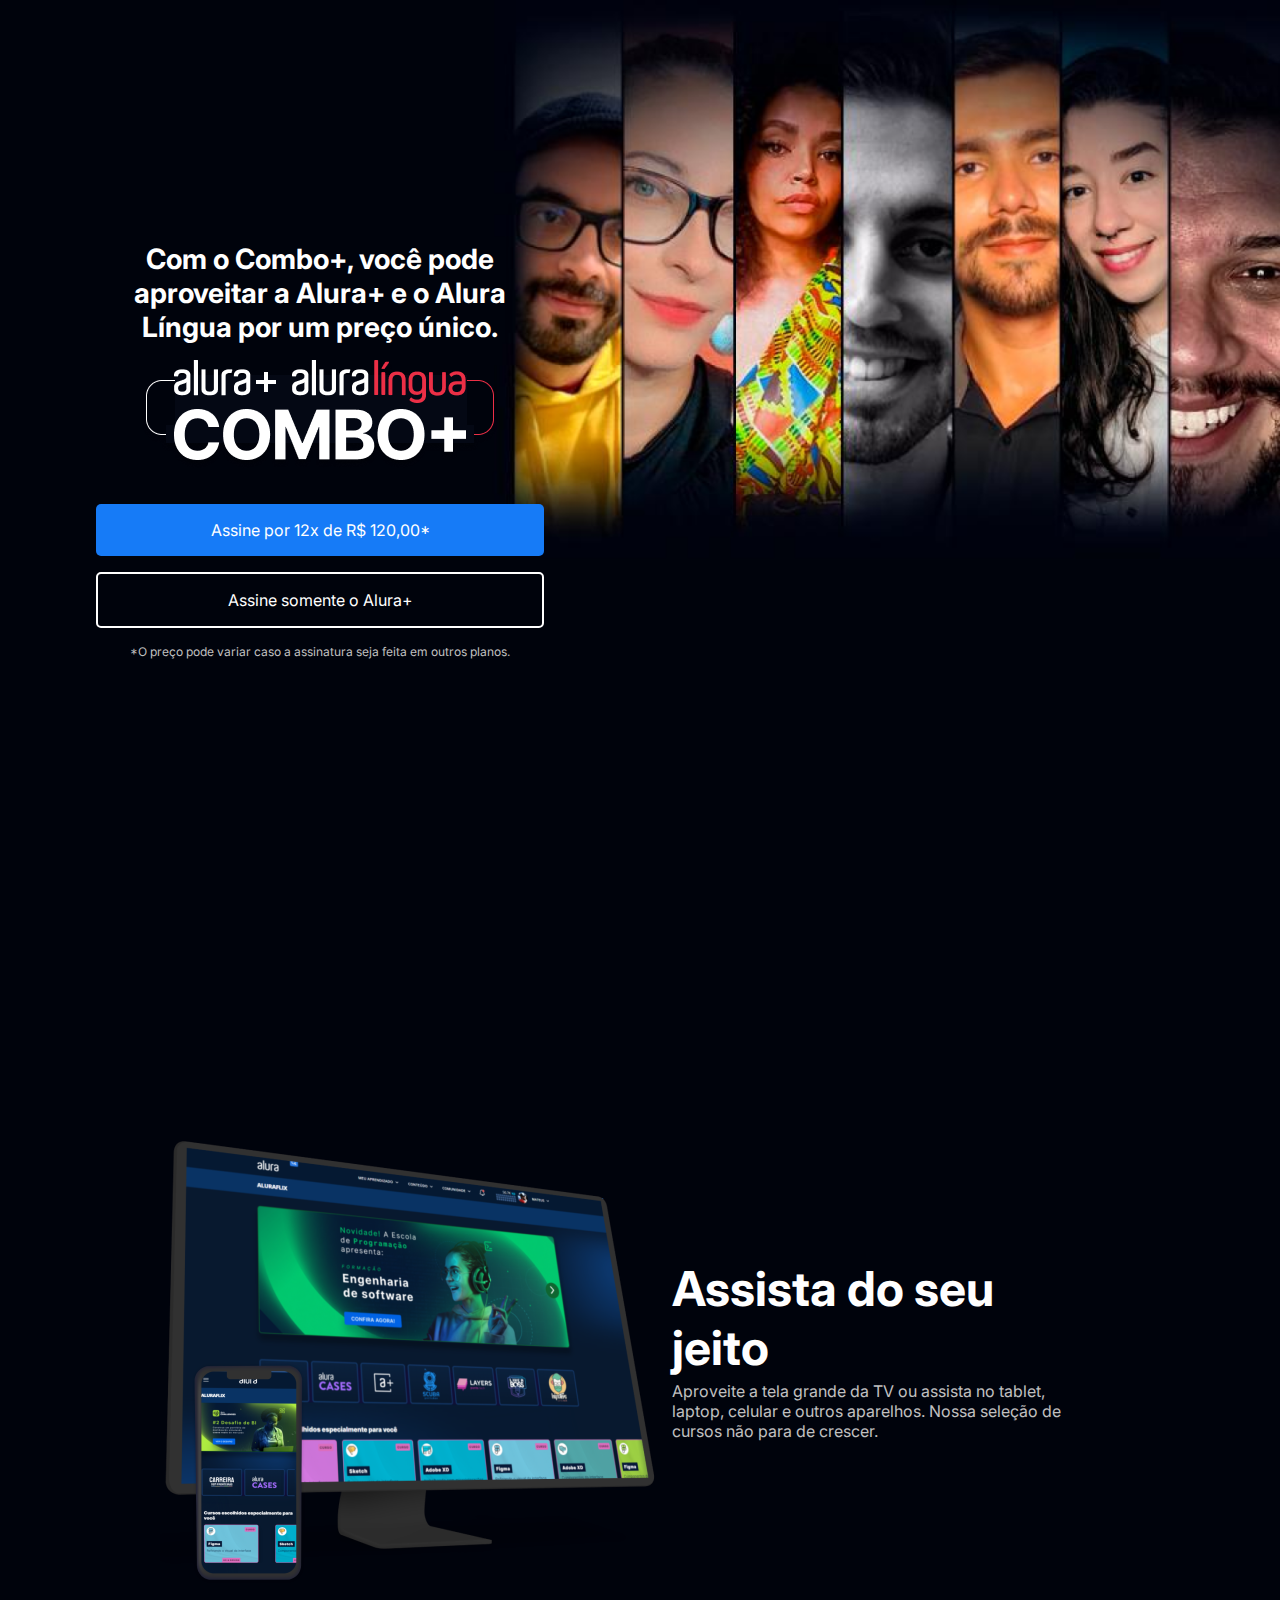
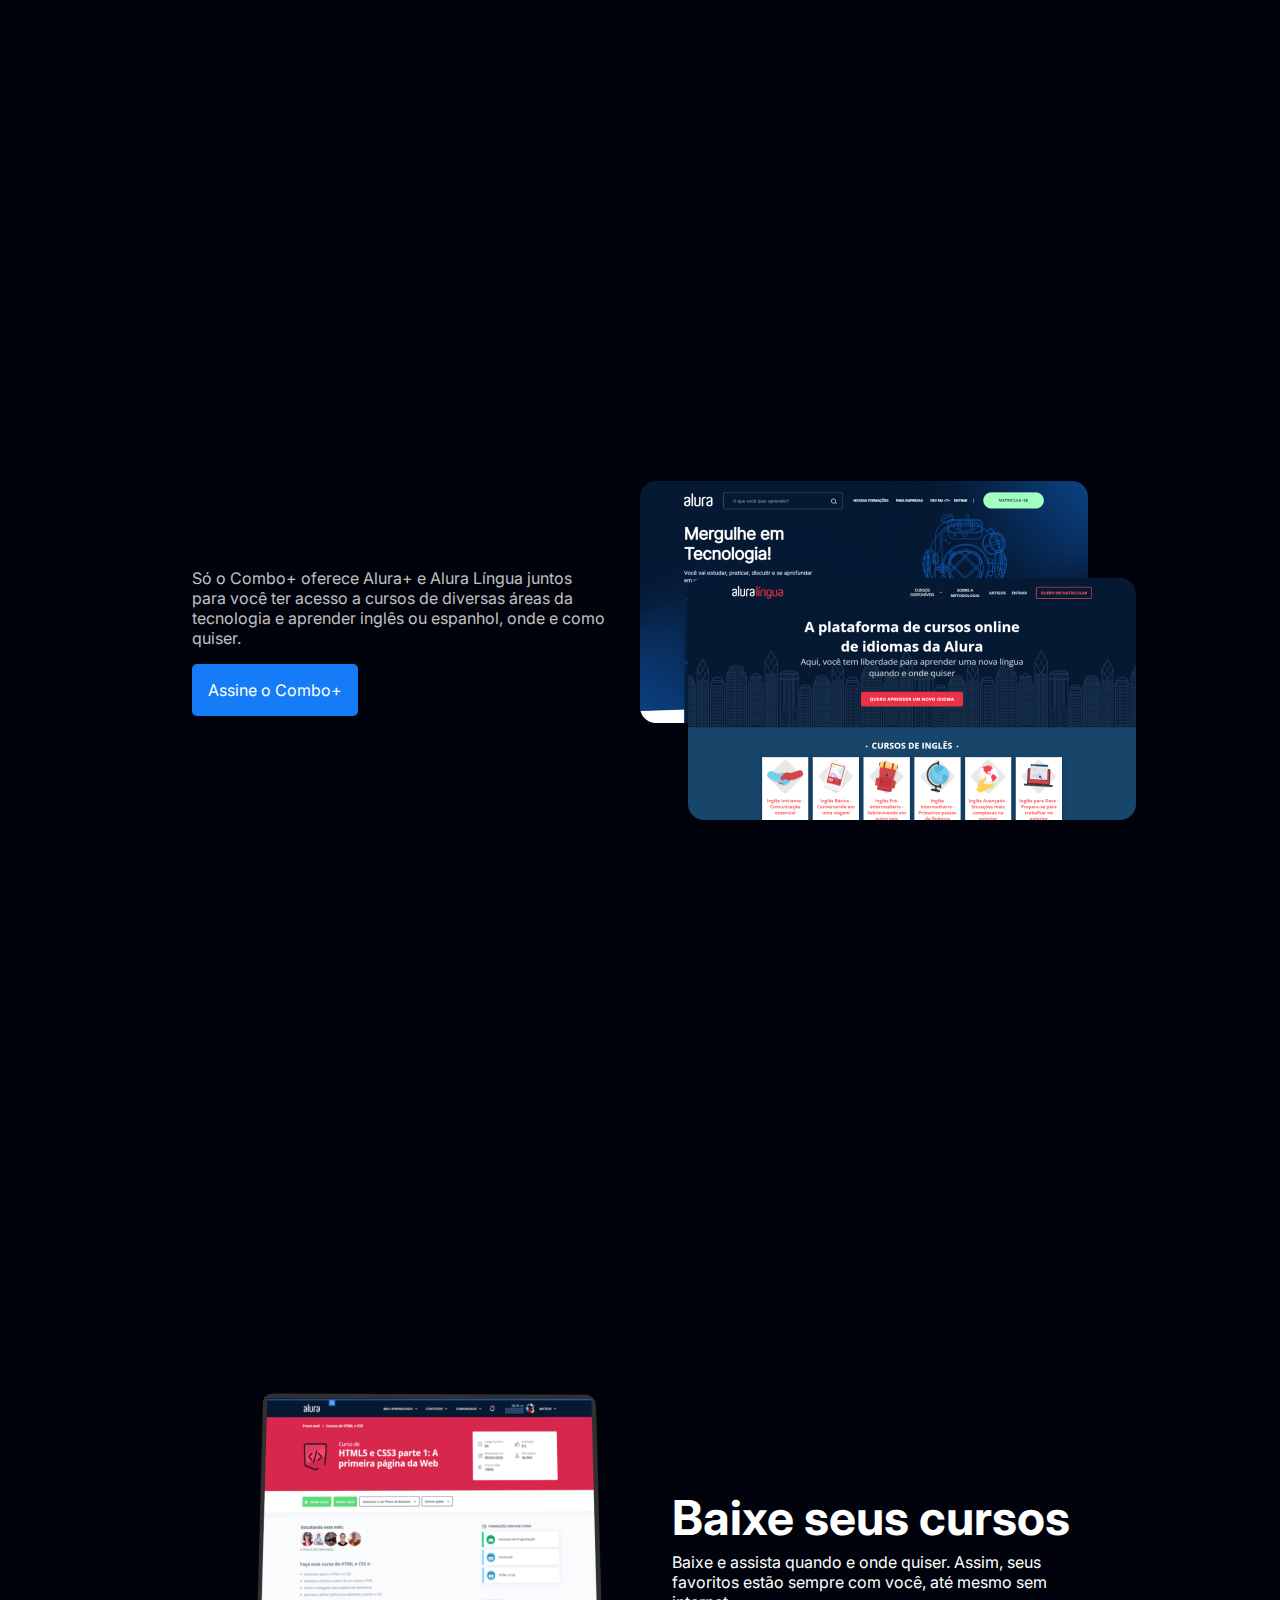
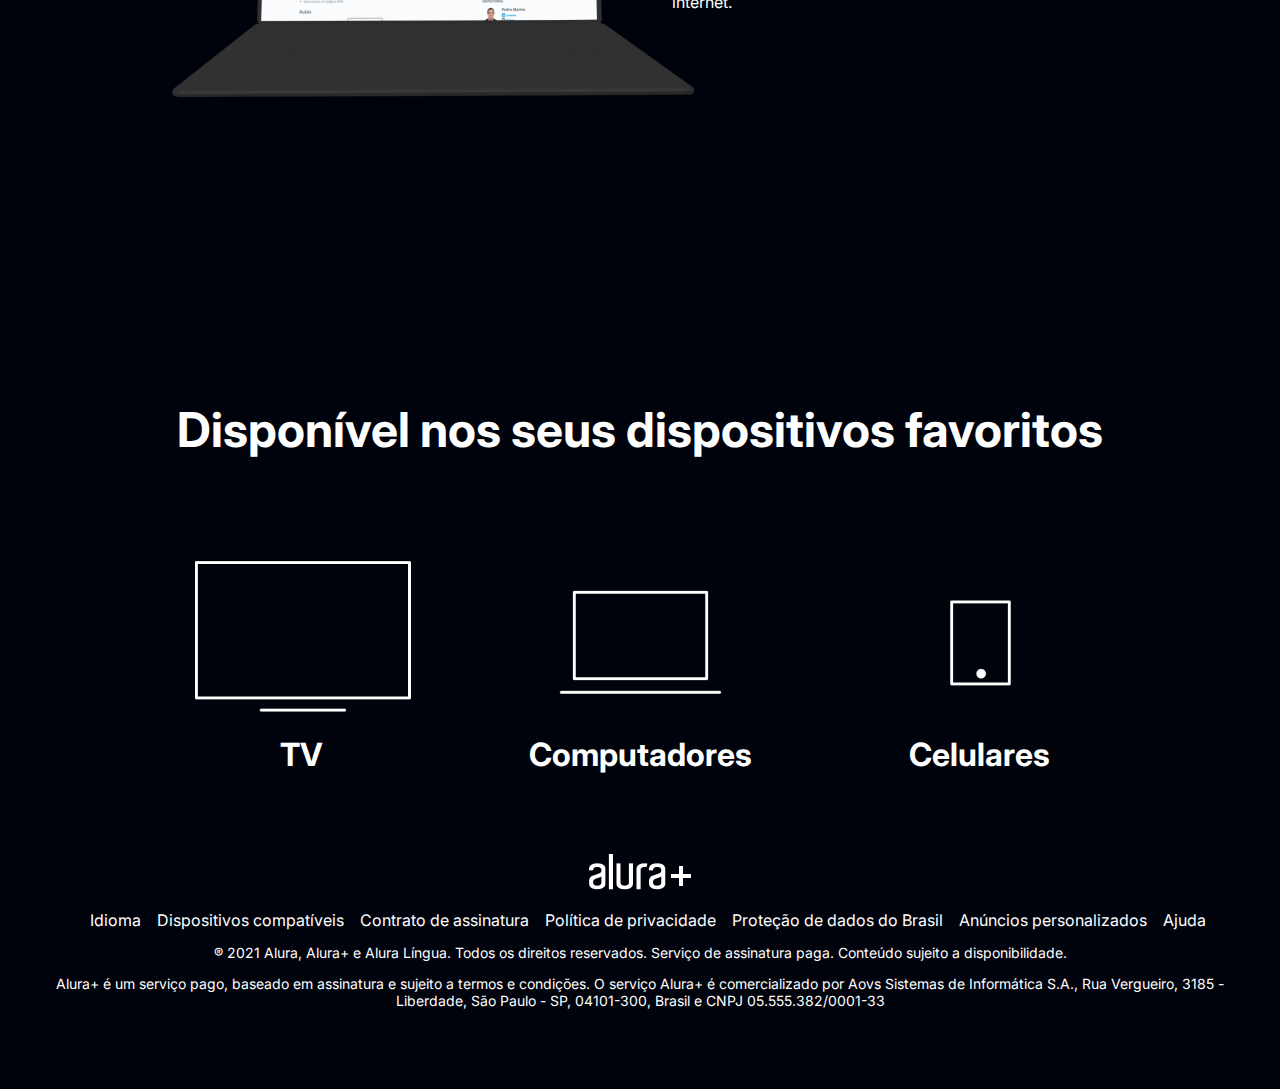
<file: index.html>
<!DOCTYPE html>
<html lang="pt-br">
<head>
    <meta charset="UTF-8">
    <meta name="viewport" content="width=device-width, initial-scale=1.0">
    <title>Alura Plus</title>
    <link rel="stylesheet" href="style.css">
    <link rel="preconnect" href="https://fonts.googleapis.com">
<link rel="preconnect" href="https://fonts.gstatic.com" crossorigin>
<link href="https://fonts.googleapis.com/css2?family=Inter:ital,opsz,wght@0,14..32,100..900;1,14..32,100..900&display=swap" rel="stylesheet">
</head>
<body>
    <section class="container principal">
        <div class="container__caixa">
            <h1 class="container__titulo">Com o Combo+, você pode aproveitar a Alura+ e o Alura Língua por um preço único.</h1>
            <img src="Alura-plus-assets/Combo.png" alt="O combo+ é a junção do alura+ e o alura língua" class="container__imagem">
            <a href="www.alura.com.br" class="container__botao">Assine por 12x de R$ 120,00*</a>
            <a href="www.alura.com.br" class="container__botao botao_secundario">Assine somente o Alura+</a>
            <p class="container__aviso">*O preço pode variar caso a assinatura seja feita em outros planos.</p>
        </div>
    </section>

<section class="container secundario">
    <img src="Alura-plus-assets/Plataformas.png" alt="Um monitor e um celular com o Alura Plus aberto" class="secundario__imagem">
    <div class="container__descricao">
        <h2 class="descricao__titulo">Assista do seu jeito</h2>
        <p class="descricao__texto">Aproveite a tela grande da TV ou assista no tablet, laptop, celular e outros aparelhos. Nossa seleção de cursos não para de crescer.</p>
    </div>
</section>

<section class="container secundario">
    <div class="container__descricao">
        <p class="descricao__texto">Só o Combo+ oferece Alura+ e Alura Língua juntos para você ter acesso a cursos de diversas áreas da tecnologia e aprender inglês ou espanhol, onde e como quiser.</p>
        <a href="www.alura.com.br" class="container__botao secundario__botao">Assine o Combo+</a>
    </div>
    <img src="Alura-plus-assets/Telas.png" alt="Tela da Alura Plus e do Alura Língua" class="secundario__imagem">
</section>

<section class="container secundario">
    <img src="Alura-plus-assets/Notebook.png" alt="Imagem de um notebook com a plataforma da Alura aberta" class="container__imagem">
    <div class="container__descricao">
        <h2 class="descricao__titulo">Baixe seus cursos</h2>
        <p class="descricao__texto2">Baixe e assista quando e onde quiser. Assim, seus favoritos estão sempre com você, até mesmo sem internet.</p>
    </div>
</section>

<section class="dispositivos">
    <h2 class="dispositivos__titulo">Disponível nos seus dispositivos favoritos</h2>
    <ul class="dispositivos__lista">
        <li>
            <img src="/Alura-plus-assets/tv.png" alt="ícone de televisão">
            <h3 class="lista__item">TV</h3>
        </li>

        <li>
            <img src="/Alura-plus-assets/computador.png" alt="ícone de computador">
            <h3 class="lista__item">Computadores</h3>
        </li>

        <li>
            <img src="/Alura-plus-assets/celular.png" alt="ícone de computador">
            <h3 class="lista__item">Celulares</h3>
        </li>
    </ul>
</section>

<footer class="rodape">
    <img src="/Alura-plus-assets/Logo.png" alt="logo alura plus" class="rodape__logo">
    <ul class="rodape__lista">
        <li class="lista__link">
            <a href="#">Idioma</a>
        </li>

        <li class="lista__link">
            <a href="#">Dispositivos compatíveis</a>
        </li>

        <li class="lista__link">
            <a href="#">Contrato de assinatura</a>
        </li>

        <li class="lista__link">
            <a href="#">Política de privacidade</a>
        </li>

        <li class="lista__link">
            <a href="#">Proteção de dados do Brasil</a>
        </li>
        
        <li class="lista__link">
            <a href="#">Anúncios personalizados</a>
        </li>

        <li class="lista__link">
            <a href="#">Ajuda</a>
        </li>
    </ul>
    <p class="rodape__texto">® 2021 Alura, Alura+ e Alura Língua. Todos os direitos reservados. Serviço de assinatura paga. Conteúdo sujeito a disponibilidade.</p>

    <p class="rodape__texto">Alura+ é um serviço pago, baseado em assinatura e sujeito a termos e condições. O serviço Alura+ é comercializado por Aovs Sistemas de Informática S.A., Rua Vergueiro, 3185 - Liberdade, São Paulo - SP, 04101-300, Brasil e CNPJ 05.555.382/0001-33</p>
</footer>

</body>
</html>
</file>
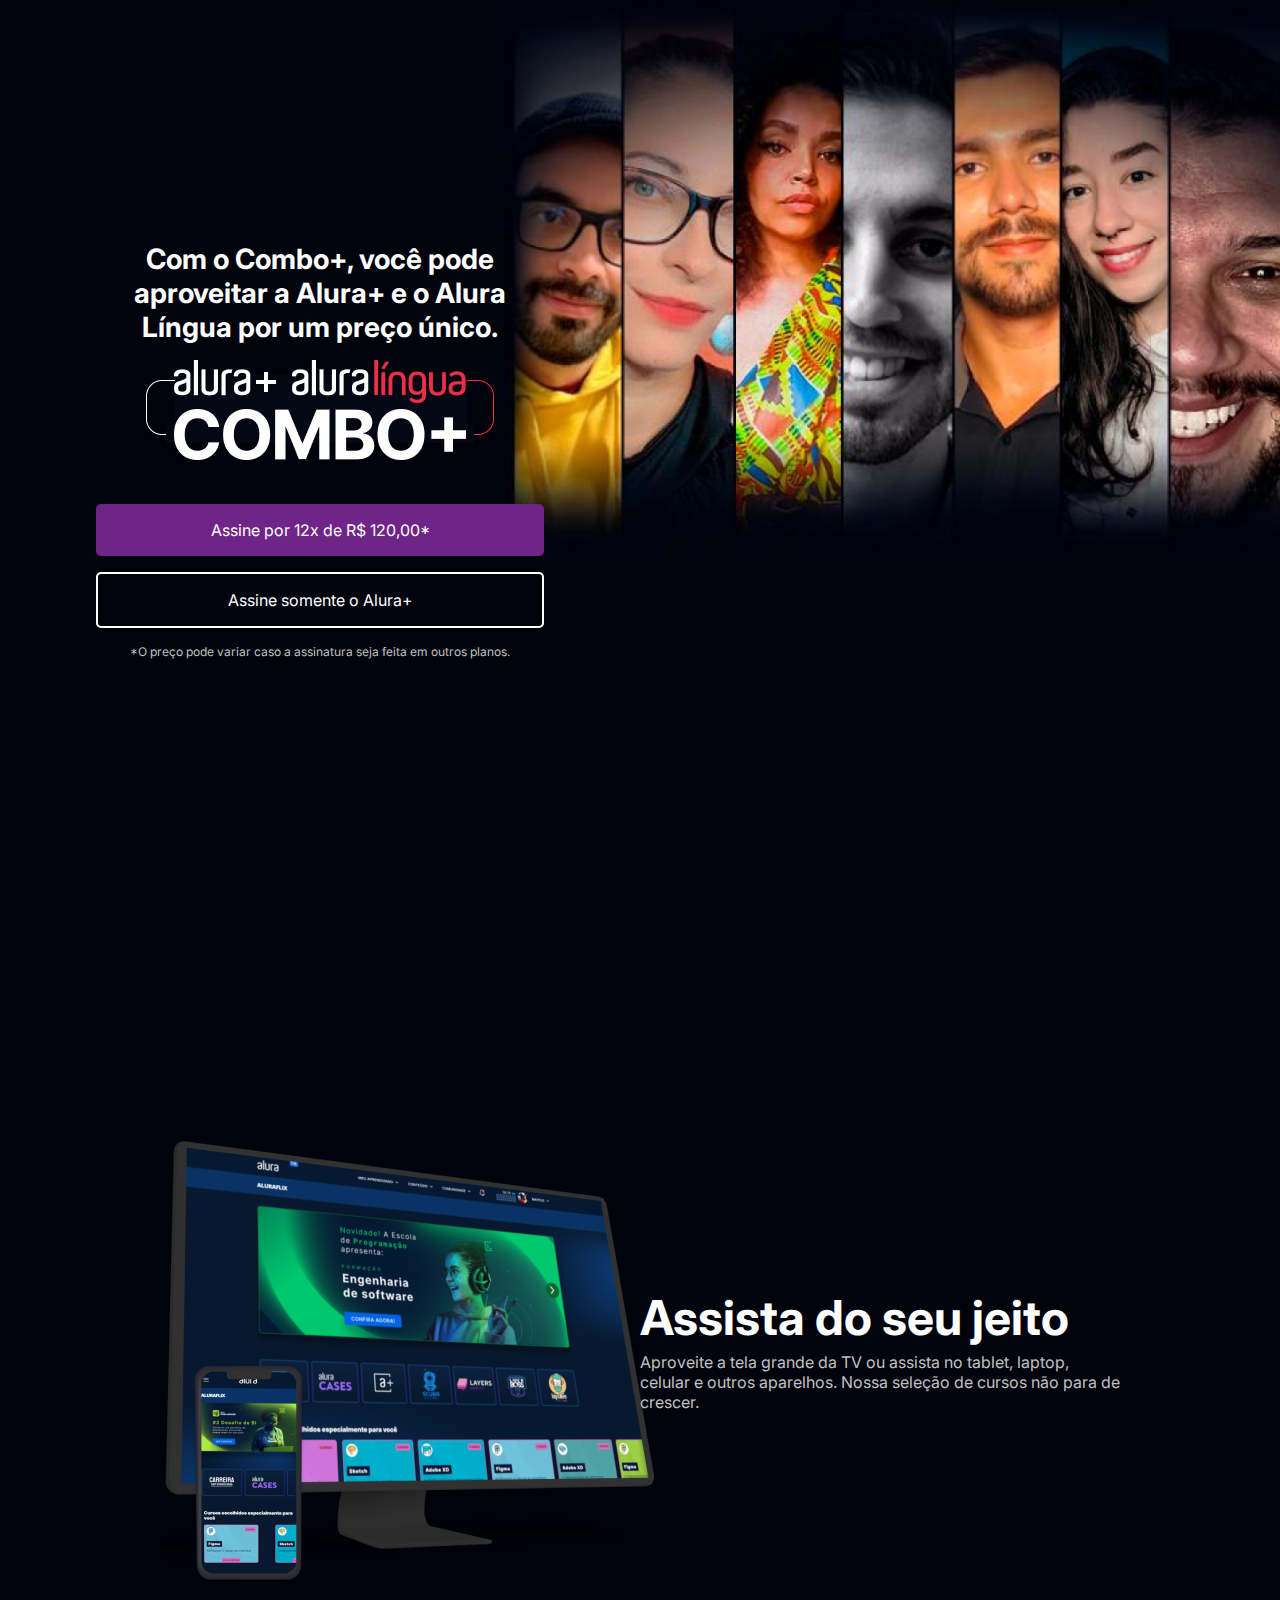
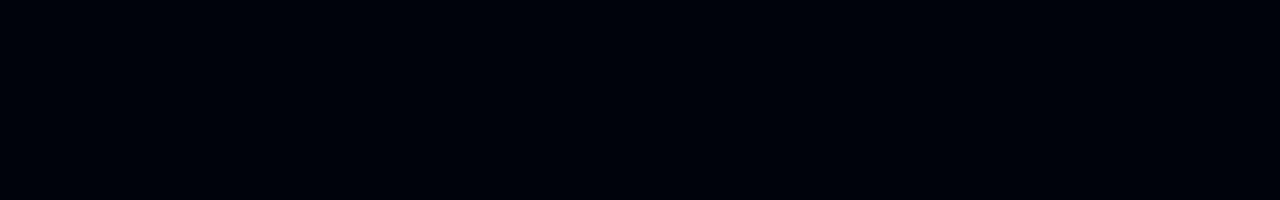
<file: Alura-Plus/index.html>
<!DOCTYPE html>
<html lang="pt-br">
<head>
    <meta charset="UTF-8">
    <meta name="viewport" content="width=device-width, initial-scale=1.0">
    <title>Alura Plus</title>
    <link rel="stylesheet" href="style.css">
    <link rel="preconnect" href="https://fonts.googleapis.com">
<link rel="preconnect" href="https://fonts.gstatic.com" crossorigin>
<link href="https://fonts.googleapis.com/css2?family=Inter:ital,opsz,wght@0,14..32,100..900;1,14..32,100..900&display=swap" rel="stylesheet">
</head>
<body>
    <section class="container principal">
        <div class="container__caixa">
            <h1 class="container__titulo">Com o Combo+, você pode aproveitar a Alura+ e o Alura Língua por um preço único.</h1>
            <img src="Alura-plus-assets/Combo.png" alt="O combo+ é a junção do alura+ e o alura língua" class="container__imagem">
            <a href="www.alura.com.br" class="container__botao">Assine por 12x de R$ 120,00*</a>
            <a href="www.alura.com.br" class="container__botao botao_secundario">Assine somente o Alura+</a>
            <p class="container__aviso">*O preço pode variar caso a assinatura seja feita em outros planos.</p>
        </div>
    </section>

<section class="container secundario">
    <img src="Alura-plus-assets/Plataformas.png" alt="Um monitor e um celular com o Alura Plus aberto" class="secundario__imagem">
    <div class="container__descricao">
        <h2 class="descricao__titulo">Assista do seu jeito</h2>
        <p class="descricao__texto">Aproveite a tela grande da TV ou assista no tablet, laptop, celular e outros aparelhos. Nossa seleção de cursos não para de crescer.</p>
    </div>
</section>
</body>
</html>
</file>
<file: style.css>
:root{
    --branco-principal: #FFFFFF;
    --cinza-secundaria: #C0C0C0;
    --botao-azul: #167BF7;
    --cor-de-fundo: #00030C;
    --fonte-principal: 'Inter';
}

body{
    background-color: var(--cor-de-fundo);
    color: var(--branco-principal);
    font-family: var(--fonte-principal);
    font-size: 16px;
}

*{
    margin: 0;
    padding: 0;
}

.principal{
    background-image: url(Alura-plus-assets/Background.png);
    background-repeat: no-repeat;
    background-size: contain;
    align-items: center;
    text-align: center;
}

.container{
    height: 100vh;
    display: grid;
    grid-template-columns: 50% 50%;
}

.container__botao{
    background-color: var(--botao-azul);
    border-radius: 5px;
    padding: 1em;
    color: var(--branco-principal);
    display: block;
    text-decoration: none;
    margin-bottom: 1em;
}

.container__imagem{
    margin: 1em 0 2em 0;
}

.botao_secundario{
    background-color: transparent;
    border: 2px solid;
    color: var(--branco-principal);
}

.container__aviso{
    font-size: 12px;
    color: var(--cinza-secundaria);
}

.container__titulo{
    font-size: 28px;
    font-weight: 700;
}

.container__caixa{
    margin: 0 6em;
}

.sucundario__imagem{
    width: 80%;
}

.secundario{
    align-items: center;
    margin: 0 10em;
}

.descricao__titulo{
    font-weight: 700;
    font-size: 48px ;
    margin-bottom: 0.1em;
}

.descricao__texto{
    color: var(--cinza-secundaria);
}

.secundario__botao{
    display: inline-block;
    margin-top: 1em;
}

.container__descricao{
    padding: 2em;
}

.dispositivos__lista{
    display: flex;
    justify-content: center;
    list-style: none;
    margin: 5em 0;
}

.dispositivos{
    text-align: center;
}

.dispositivos__titulo{
    font-size: 48px;
    color: var(--branco-principal);
}

.lista__item{
    font-size: 32px;
    color: var(--branco-principal);
}

.rodape__lista{
    display: flex;
    justify-content: center;
    list-style-type: none;
    margin-top: 1em;
}

.lista__link a{
    text-decoration: none;
    color: var(--branco-principal);
    margin-left: 1em;
}

.rodape__texto {
    margin: 1em 0;
    color: var(--cinza-secundario);
    font-size: 14px;
}

.rodape {
    text-align: center;
    margin: 5em 3em;
}

.lista__link a:hover{
    color: var(--botao-azul);
}

.lista__link a:active{
    color: purple;
}
</file>
<file: Alura-Plus/style.css>
:root{
    --branco-principal: #FFFFFF;
    --cinza-secundaria: #C0C0C0;
    --botao-azul: #6f2588;
    --cor-de-fundo: #00030C;
    --fonte-principal: 'Inter';
}

body{
    background-color: var(--cor-de-fundo);
    color: var(--branco-principal);
    font-family: var(--fonte-principal);
    font-size: 16px;
}

*{
    margin: 0;
    padding: 0;
}

.principal{
    background-image: url(Alura-plus-assets/Background.png);
    background-repeat: no-repeat;
    background-size: contain;
    align-items: center;
    text-align: center;
}

.container{
    height: 100vh;
    display: grid;
    grid-template-columns: 50% 50%;
}

.container__botao{
    background-color: var(--botao-azul);
    border-radius: 5px;
    padding: 1em;
    color: var(--branco-principal);
    display: block;
    text-decoration: none;
    margin-bottom: 1em;
}

.container__imagem{
    margin: 1em 0 2em 0;
}

.botao_secundario{
    background-color: transparent;
    border: 2px solid;
    color: var(--branco-principal);
}

.container__aviso{
    font-size: 12px;
    color: var(--cinza-secundaria);
}

.container__titulo{
    font-size: 28px;
    font-weight: 700;
}

.container__caixa{
    margin: 0 6em;
}

.sucundario__imagem{
    width: 80%;
}

.secundario{
    align-items: center;
    margin: 0 10em;
}

.descricao__titulo{
    font-weight: 700;
    font-size: 48px ;
    margin-bottom: 0.1em;
}

.descricao__texto{
    color: var(--cinza-secundaria);
}
</file>
